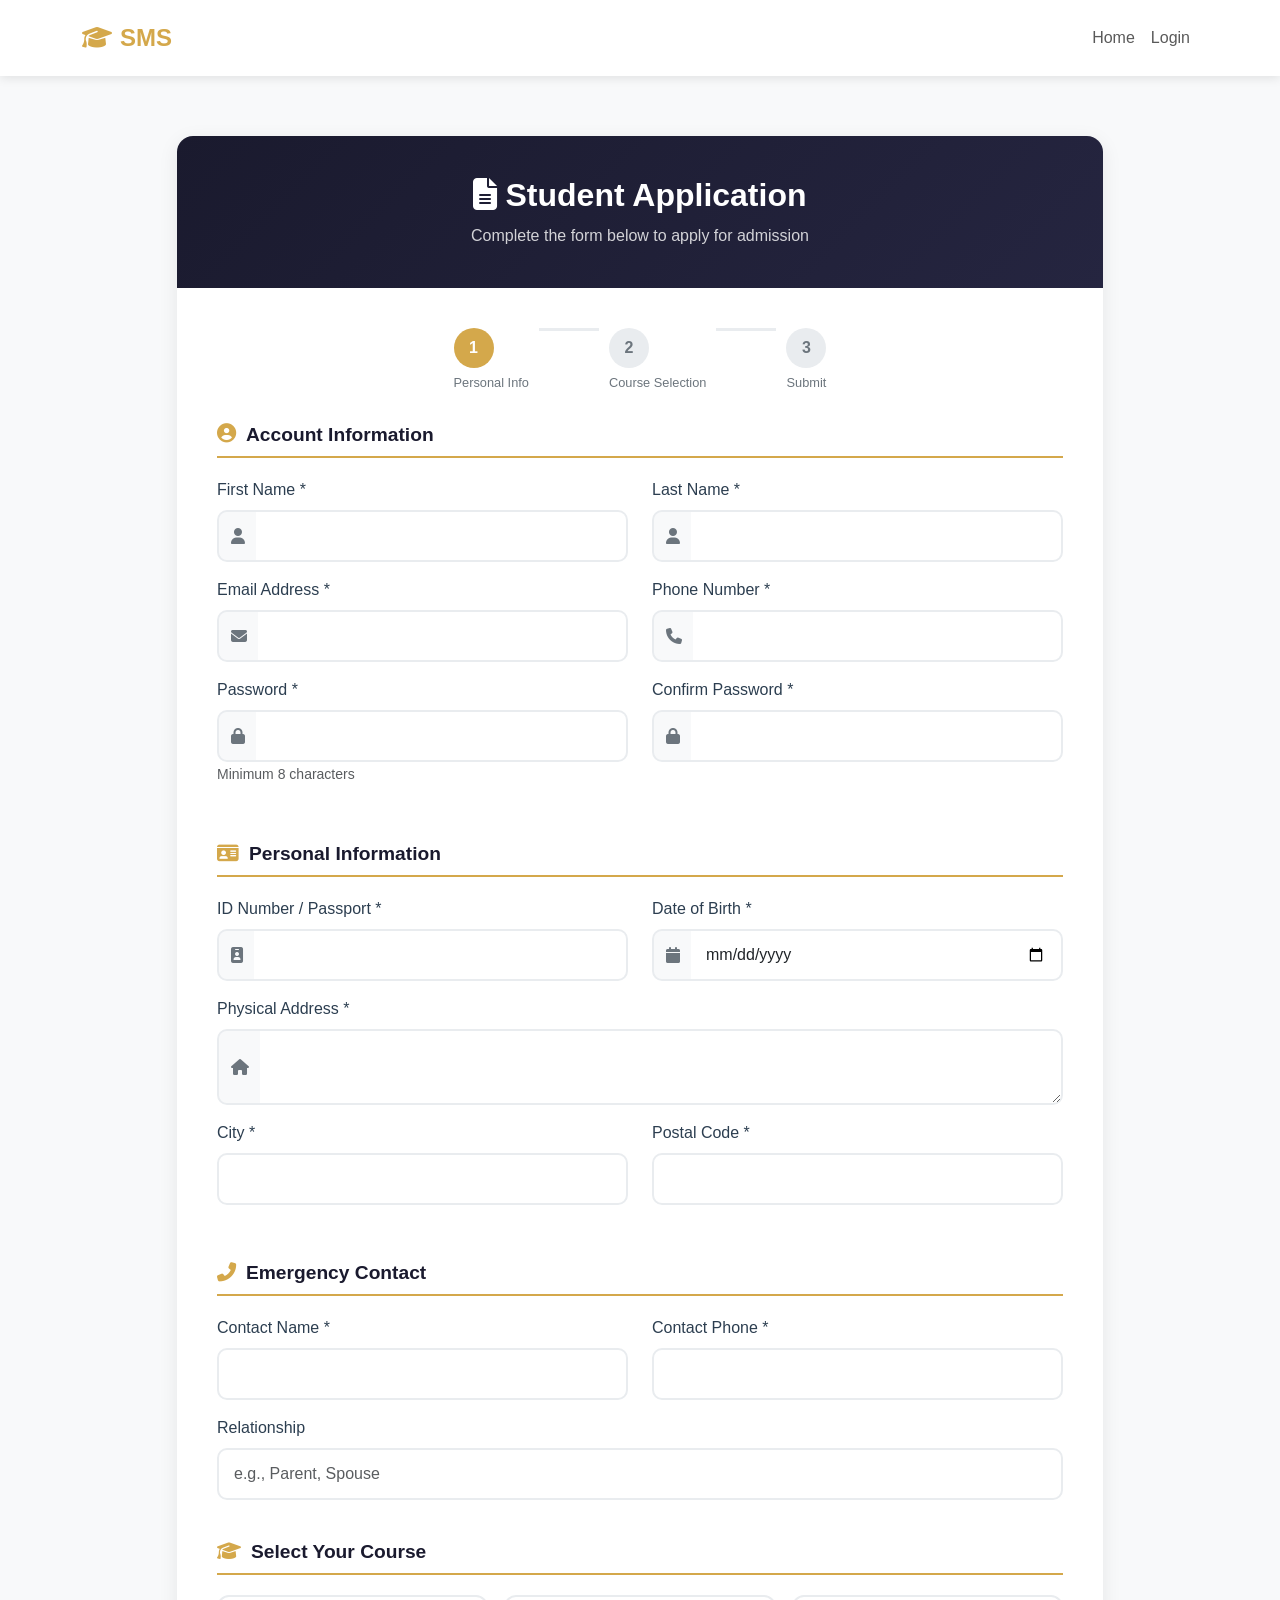
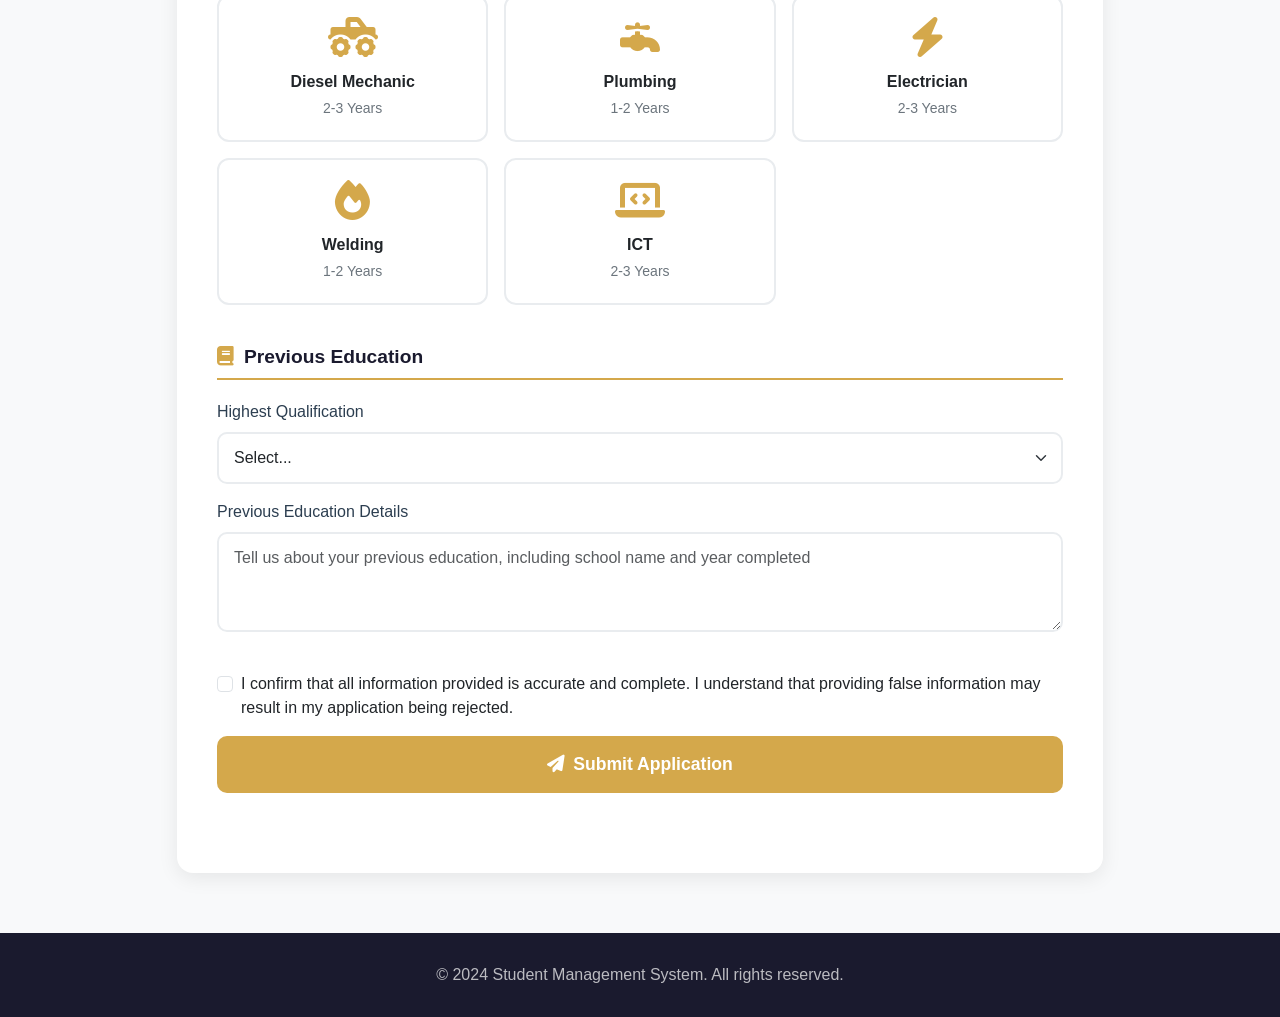
<file: MVP Student Management System/sms-system/frontend/templates/apply.html>
<!DOCTYPE html>
<html lang="en">
<head>
    <meta charset="UTF-8">
    <meta name="viewport" content="width=device-width, initial-scale=1.0">
    <title>Apply - Student Management System</title>
    <link href="https://cdn.jsdelivr.net/npm/bootstrap@5.3.0/dist/css/bootstrap.min.css" rel="stylesheet">
    <link rel="stylesheet" href="https://cdnjs.cloudflare.com/ajax/libs/font-awesome/6.4.0/css/all.min.css">
    <style>
        :root {
            --primary-color: #D4A84B;
            --primary-dark: #B8943F;
            --secondary-color: #1A1A2E;
            --accent-color: #252540;
        }
        
        body {
            font-family: 'Segoe UI', -apple-system, BlinkMacSystemFont, sans-serif;
            background: #F8F9FA;
        }
        
        /* Navbar */
        .navbar {
            background: white;
            box-shadow: 0 2px 10px rgba(0,0,0,0.1);
            padding: 15px 0;
        }
        
        .navbar-brand {
            font-size: 1.5rem;
            font-weight: 700;
            color: var(--primary-color) !important;
        }
        
        /* Application Form */
        .application-section {
            padding: 60px 0;
        }
        
        .form-card {
            background: white;
            border-radius: 16px;
            box-shadow: 0 5px 20px rgba(0,0,0,0.08);
            overflow: hidden;
        }
        
        .form-header {
            background: linear-gradient(135deg, var(--secondary-color) 0%, var(--accent-color) 100%);
            color: white;
            padding: 40px;
            text-align: center;
        }
        
        .form-header h1 {
            font-size: 2rem;
            font-weight: 700;
            margin-bottom: 10px;
        }
        
        .form-header p {
            opacity: 0.8;
            margin-bottom: 0;
        }
        
        .form-body {
            padding: 40px;
        }
        
        .form-section {
            margin-bottom: 40px;
        }
        
        .form-section-title {
            font-size: 1.2rem;
            font-weight: 600;
            color: var(--secondary-color);
            margin-bottom: 20px;
            padding-bottom: 10px;
            border-bottom: 2px solid var(--primary-color);
            display: flex;
            align-items: center;
            gap: 10px;
        }
        
        .form-section-title i {
            color: var(--primary-color);
        }
        
        .form-label {
            font-weight: 500;
            color: #2C3E50;
            margin-bottom: 8px;
        }
        
        .form-control, .form-select {
            border: 2px solid #E9ECEF;
            border-radius: 10px;
            padding: 12px 15px;
            font-size: 1rem;
            transition: all 0.3s;
        }
        
        .form-control:focus, .form-select:focus {
            border-color: var(--primary-color);
            box-shadow: 0 0 0 0.2rem rgba(212, 168, 75, 0.25);
        }
        
        .input-group-text {
            background: #F8F9FA;
            border: 2px solid #E9ECEF;
            border-right: none;
            border-radius: 10px 0 0 10px;
            color: #6C757D;
        }
        
        .input-group .form-control {
            border-left: none;
            border-radius: 0 10px 10px 0;
        }
        
        .btn-primary-custom {
            background: var(--primary-color);
            color: white;
            border: none;
            padding: 15px 40px;
            border-radius: 10px;
            font-weight: 600;
            font-size: 1.1rem;
            transition: all 0.3s;
            width: 100%;
        }
        
        .btn-primary-custom:hover {
            background: var(--primary-dark);
            color: white;
            transform: translateY(-2px);
        }
        
        .btn-primary-custom:disabled {
            opacity: 0.7;
            cursor: not-allowed;
            transform: none;
        }
        
        .sector-card {
            border: 2px solid #E9ECEF;
            border-radius: 12px;
            padding: 20px;
            text-align: center;
            cursor: pointer;
            transition: all 0.3s;
            height: 100%;
        }
        
        .sector-card:hover {
            border-color: var(--primary-color);
            background: rgba(212, 168, 75, 0.05);
        }
        
        .sector-card.selected {
            border-color: var(--primary-color);
            background: rgba(212, 168, 75, 0.1);
        }
        
        .sector-card i {
            font-size: 2.5rem;
            margin-bottom: 15px;
            color: var(--primary-color);
        }
        
        .sector-card h5 {
            font-size: 1rem;
            font-weight: 600;
            margin-bottom: 5px;
        }
        
        .sector-card small {
            color: #6C757D;
        }
        
        .progress-steps {
            display: flex;
            justify-content: center;
            margin-bottom: 30px;
        }
        
        .step {
            display: flex;
            align-items: center;
        }
        
        .step-number {
            width: 40px;
            height: 40px;
            border-radius: 50%;
            background: #E9ECEF;
            color: #6C757D;
            display: flex;
            align-items: center;
            justify-content: center;
            font-weight: 600;
        }
        
        .step.active .step-number {
            background: var(--primary-color);
            color: white;
        }
        
        .step.completed .step-number {
            background: #28A745;
            color: white;
        }
        
        .step-line {
            width: 60px;
            height: 3px;
            background: #E9ECEF;
            margin: 0 10px;
        }
        
        .step.completed + .step .step-line,
        .step.active .step-line {
            background: var(--primary-color);
        }
        
        .step-label {
            font-size: 0.8rem;
            color: #6C757D;
            margin-top: 5px;
            text-align: center;
        }
        
        .alert {
            border-radius: 10px;
            border: none;
        }
        
        /* Footer */
        footer {
            background: var(--secondary-color);
            color: white;
            padding: 30px 0;
            text-align: center;
        }
        
        footer p {
            margin: 0;
            opacity: 0.7;
        }
    </style>
</head>
<body>
    <!-- Navbar -->
    <nav class="navbar navbar-expand-lg">
        <div class="container">
            <a class="navbar-brand" href="index.html">
                <i class="fas fa-graduation-cap me-2"></i>SMS
            </a>
            <button class="navbar-toggler" type="button" data-bs-toggle="collapse" data-bs-target="#navbarNav">
                <span class="navbar-toggler-icon"></span>
            </button>
            <div class="collapse navbar-collapse" id="navbarNav">
                <ul class="navbar-nav ms-auto">
                    <li class="nav-item">
                        <a class="nav-link" href="index.html">Home</a>
                    </li>
                    <li class="nav-item">
                        <a class="nav-link" href="login.html">Login</a>
                    </li>
                </ul>
            </div>
        </div>
    </nav>

    <!-- Application Form -->
    <section class="application-section">
        <div class="container">
            <div class="row justify-content-center">
                <div class="col-lg-10">
                    <div class="form-card">
                        <div class="form-header">
                            <h1><i class="fas fa-file-alt me-2"></i>Student Application</h1>
                            <p>Complete the form below to apply for admission</p>
                        </div>
                        
                        <div class="form-body">
                            <!-- Progress Steps -->
                            <div class="progress-steps">
                                <div class="step active">
                                    <div>
                                        <div class="step-number">1</div>
                                        <div class="step-label">Personal Info</div>
                                    </div>
                                </div>
                                <div class="step-line"></div>
                                <div class="step">
                                    <div>
                                        <div class="step-number">2</div>
                                        <div class="step-label">Course Selection</div>
                                    </div>
                                </div>
                                <div class="step-line"></div>
                                <div class="step">
                                    <div>
                                        <div class="step-number">3</div>
                                        <div class="step-label">Submit</div>
                                    </div>
                                </div>
                            </div>
                            
                            <div id="alert-container"></div>
                            
                            <form id="application-form">
                                <!-- Account Information -->
                                <div class="form-section">
                                    <h3 class="form-section-title">
                                        <i class="fas fa-user-circle"></i>
                                        Account Information
                                    </h3>
                                    <div class="row">
                                        <div class="col-md-6 mb-3">
                                            <label class="form-label">First Name *</label>
                                            <div class="input-group">
                                                <span class="input-group-text"><i class="fas fa-user"></i></span>
                                                <input type="text" class="form-control" name="first_name" required>
                                            </div>
                                        </div>
                                        <div class="col-md-6 mb-3">
                                            <label class="form-label">Last Name *</label>
                                            <div class="input-group">
                                                <span class="input-group-text"><i class="fas fa-user"></i></span>
                                                <input type="text" class="form-control" name="last_name" required>
                                            </div>
                                        </div>
                                    </div>
                                    <div class="row">
                                        <div class="col-md-6 mb-3">
                                            <label class="form-label">Email Address *</label>
                                            <div class="input-group">
                                                <span class="input-group-text"><i class="fas fa-envelope"></i></span>
                                                <input type="email" class="form-control" name="email" required>
                                            </div>
                                        </div>
                                        <div class="col-md-6 mb-3">
                                            <label class="form-label">Phone Number *</label>
                                            <div class="input-group">
                                                <span class="input-group-text"><i class="fas fa-phone"></i></span>
                                                <input type="tel" class="form-control" name="phone" required>
                                            </div>
                                        </div>
                                    </div>
                                    <div class="row">
                                        <div class="col-md-6 mb-3">
                                            <label class="form-label">Password *</label>
                                            <div class="input-group">
                                                <span class="input-group-text"><i class="fas fa-lock"></i></span>
                                                <input type="password" class="form-control" name="password" required minlength="8">
                                            </div>
                                            <small class="text-muted">Minimum 8 characters</small>
                                        </div>
                                        <div class="col-md-6 mb-3">
                                            <label class="form-label">Confirm Password *</label>
                                            <div class="input-group">
                                                <span class="input-group-text"><i class="fas fa-lock"></i></span>
                                                <input type="password" class="form-control" name="confirm_password" required>
                                            </div>
                                        </div>
                                    </div>
                                </div>
                                
                                <!-- Personal Information -->
                                <div class="form-section">
                                    <h3 class="form-section-title">
                                        <i class="fas fa-id-card"></i>
                                        Personal Information
                                    </h3>
                                    <div class="row">
                                        <div class="col-md-6 mb-3">
                                            <label class="form-label">ID Number / Passport *</label>
                                            <div class="input-group">
                                                <span class="input-group-text"><i class="fas fa-id-badge"></i></span>
                                                <input type="text" class="form-control" name="id_number" required>
                                            </div>
                                        </div>
                                        <div class="col-md-6 mb-3">
                                            <label class="form-label">Date of Birth *</label>
                                            <div class="input-group">
                                                <span class="input-group-text"><i class="fas fa-calendar"></i></span>
                                                <input type="date" class="form-control" name="date_of_birth" required>
                                            </div>
                                        </div>
                                    </div>
                                    <div class="mb-3">
                                        <label class="form-label">Physical Address *</label>
                                        <div class="input-group">
                                            <span class="input-group-text"><i class="fas fa-home"></i></span>
                                            <textarea class="form-control" name="address" rows="2" required></textarea>
                                        </div>
                                    </div>
                                    <div class="row">
                                        <div class="col-md-6 mb-3">
                                            <label class="form-label">City *</label>
                                            <input type="text" class="form-control" name="city" required>
                                        </div>
                                        <div class="col-md-6 mb-3">
                                            <label class="form-label">Postal Code *</label>
                                            <input type="text" class="form-control" name="postal_code" required>
                                        </div>
                                    </div>
                                </div>
                                
                                <!-- Emergency Contact -->
                                <div class="form-section">
                                    <h3 class="form-section-title">
                                        <i class="fas fa-phone-alt"></i>
                                        Emergency Contact
                                    </h3>
                                    <div class="row">
                                        <div class="col-md-6 mb-3">
                                            <label class="form-label">Contact Name *</label>
                                            <input type="text" class="form-control" name="emergency_contact_name" required>
                                        </div>
                                        <div class="col-md-6 mb-3">
                                            <label class="form-label">Contact Phone *</label>
                                            <input type="tel" class="form-control" name="emergency_contact_phone" required>
                                        </div>
                                    </div>
                                    <div class="mb-3">
                                        <label class="form-label">Relationship</label>
                                        <input type="text" class="form-control" name="emergency_contact_relationship" placeholder="e.g., Parent, Spouse">
                                    </div>
                                </div>
                                
                                <!-- Course Selection -->
                                <div class="form-section">
                                    <h3 class="form-section-title">
                                        <i class="fas fa-graduation-cap"></i>
                                        Select Your Course
                                    </h3>
                                    <div class="row g-3">
                                        <div class="col-md-4">
                                            <div class="sector-card" data-sector="diesel_mechanic">
                                                <i class="fas fa-truck-monster"></i>
                                                <h5>Diesel Mechanic</h5>
                                                <small>2-3 Years</small>
                                            </div>
                                        </div>
                                        <div class="col-md-4">
                                            <div class="sector-card" data-sector="plumbing">
                                                <i class="fas fa-faucet"></i>
                                                <h5>Plumbing</h5>
                                                <small>1-2 Years</small>
                                            </div>
                                        </div>
                                        <div class="col-md-4">
                                            <div class="sector-card" data-sector="electrician">
                                                <i class="fas fa-bolt"></i>
                                                <h5>Electrician</h5>
                                                <small>2-3 Years</small>
                                            </div>
                                        </div>
                                        <div class="col-md-4">
                                            <div class="sector-card" data-sector="welding">
                                                <i class="fas fa-fire"></i>
                                                <h5>Welding</h5>
                                                <small>1-2 Years</small>
                                            </div>
                                        </div>
                                        <div class="col-md-4">
                                            <div class="sector-card" data-sector="ict">
                                                <i class="fas fa-laptop-code"></i>
                                                <h5>ICT</h5>
                                                <small>2-3 Years</small>
                                            </div>
                                        </div>
                                    </div>
                                    <input type="hidden" name="sector" id="selected-sector" required>
                                </div>
                                
                                <!-- Previous Education -->
                                <div class="form-section">
                                    <h3 class="form-section-title">
                                        <i class="fas fa-book"></i>
                                        Previous Education
                                    </h3>
                                    <div class="mb-3">
                                        <label class="form-label">Highest Qualification</label>
                                        <select class="form-select" name="highest_qualification">
                                            <option value="">Select...</option>
                                            <option value="grade_9">Grade 9</option>
                                            <option value="grade_10">Grade 10</option>
                                            <option value="grade_11">Grade 11</option>
                                            <option value="grade_12">Grade 12 / Matric</option>
                                            <option value="certificate">Certificate</option>
                                            <option value="diploma">Diploma</option>
                                        </select>
                                    </div>
                                    <div class="mb-3">
                                        <label class="form-label">Previous Education Details</label>
                                        <textarea class="form-control" name="previous_education" rows="3" 
                                            placeholder="Tell us about your previous education, including school name and year completed"></textarea>
                                    </div>
                                </div>
                                
                                <!-- Submit -->
                                <div class="form-section">
                                    <div class="form-check mb-3">
                                        <input class="form-check-input" type="checkbox" id="terms" required>
                                        <label class="form-check-label" for="terms">
                                            I confirm that all information provided is accurate and complete. 
                                            I understand that providing false information may result in my application being rejected.
                                        </label>
                                    </div>
                                    <button type="submit" class="btn btn-primary-custom" id="submit-btn">
                                        <i class="fas fa-paper-plane me-2"></i>Submit Application
                                    </button>
                                </div>
                            </form>
                        </div>
                    </div>
                </div>
            </div>
        </div>
    </section>

    <!-- Footer -->
    <footer>
        <div class="container">
            <p>&copy; 2024 Student Management System. All rights reserved.</p>
        </div>
    </footer>

    <script src="https://cdn.jsdelivr.net/npm/bootstrap@5.3.0/dist/js/bootstrap.bundle.min.js"></script>
    <script src="../static/js/app.js"></script>
    <script>
        // Sector selection
        document.querySelectorAll('.sector-card').forEach(card => {
            card.addEventListener('click', () => {
                document.querySelectorAll('.sector-card').forEach(c => c.classList.remove('selected'));
                card.classList.add('selected');
                document.getElementById('selected-sector').value = card.dataset.sector;
            });
        });
        
        // Pre-select sector from URL
        const urlParams = new URLSearchParams(window.location.search);
        const sector = urlParams.get('sector');
        if (sector) {
            const card = document.querySelector(`[data-sector="${sector}"]`);
            if (card) {
                card.click();
            }
        }
        
        // Form submission
        document.getElementById('application-form').addEventListener('submit', async (e) => {
            e.preventDefault();
            
            const formData = new FormData(e.target);
            const submitBtn = document.getElementById('submit-btn');
            
            // Validate passwords match
            if (formData.get('password') !== formData.get('confirm_password')) {
                showAlert('Passwords do not match', 'danger');
                return;
            }
            
            // Validate sector selected
            if (!document.getElementById('selected-sector').value) {
                showAlert('Please select a course', 'danger');
                return;
            }
            
            submitBtn.disabled = true;
            submitBtn.innerHTML = '<i class="fas fa-spinner fa-spin me-2"></i>Submitting...';
            
            try {
                // Step 1: Register user
                const registerResponse = await API.post('/auth/register', {
                    email: formData.get('email'),
                    password: formData.get('password'),
                    first_name: formData.get('first_name'),
                    last_name: formData.get('last_name'),
                    phone: formData.get('phone'),
                });
                
                if (registerResponse) {
                    // Store tokens
                    Auth.setTokens(registerResponse.access_token, registerResponse.refresh_token);
                    Auth.setUser(registerResponse.user);
                    
                    // Step 2: Submit application
                    const applicationResponse = await API.post('/students/application/submit', {
                        sector: document.getElementById('selected-sector').value,
                        id_number: formData.get('id_number'),
                        date_of_birth: formData.get('date_of_birth'),
                        address: formData.get('address'),
                        city: formData.get('city'),
                        postal_code: formData.get('postal_code'),
                        emergency_contact_name: formData.get('emergency_contact_name'),
                        emergency_contact_phone: formData.get('emergency_contact_phone'),
                        previous_education: formData.get('previous_education'),
                    });
                    
                    if (applicationResponse) {
                        showAlert('Application submitted successfully! Redirecting to your dashboard...', 'success');
                        
                        setTimeout(() => {
                            window.location.href = 'dashboard.html';
                        }, 2000);
                    }
                }
            } catch (error) {
                showAlert(error.message || 'Application failed. Please try again.', 'danger');
                submitBtn.disabled = false;
                submitBtn.innerHTML = '<i class="fas fa-paper-plane me-2"></i>Submit Application';
            }
        });
        
        function showAlert(message, type) {
            const container = document.getElementById('alert-container');
            container.innerHTML = `
                <div class="alert alert-${type} alert-dismissible fade show" role="alert">
                    ${message}
                    <button type="button" class="btn-close" data-bs-dismiss="alert"></button>
                </div>
            `;
        }
    </script>
</body>
</html>
</file>
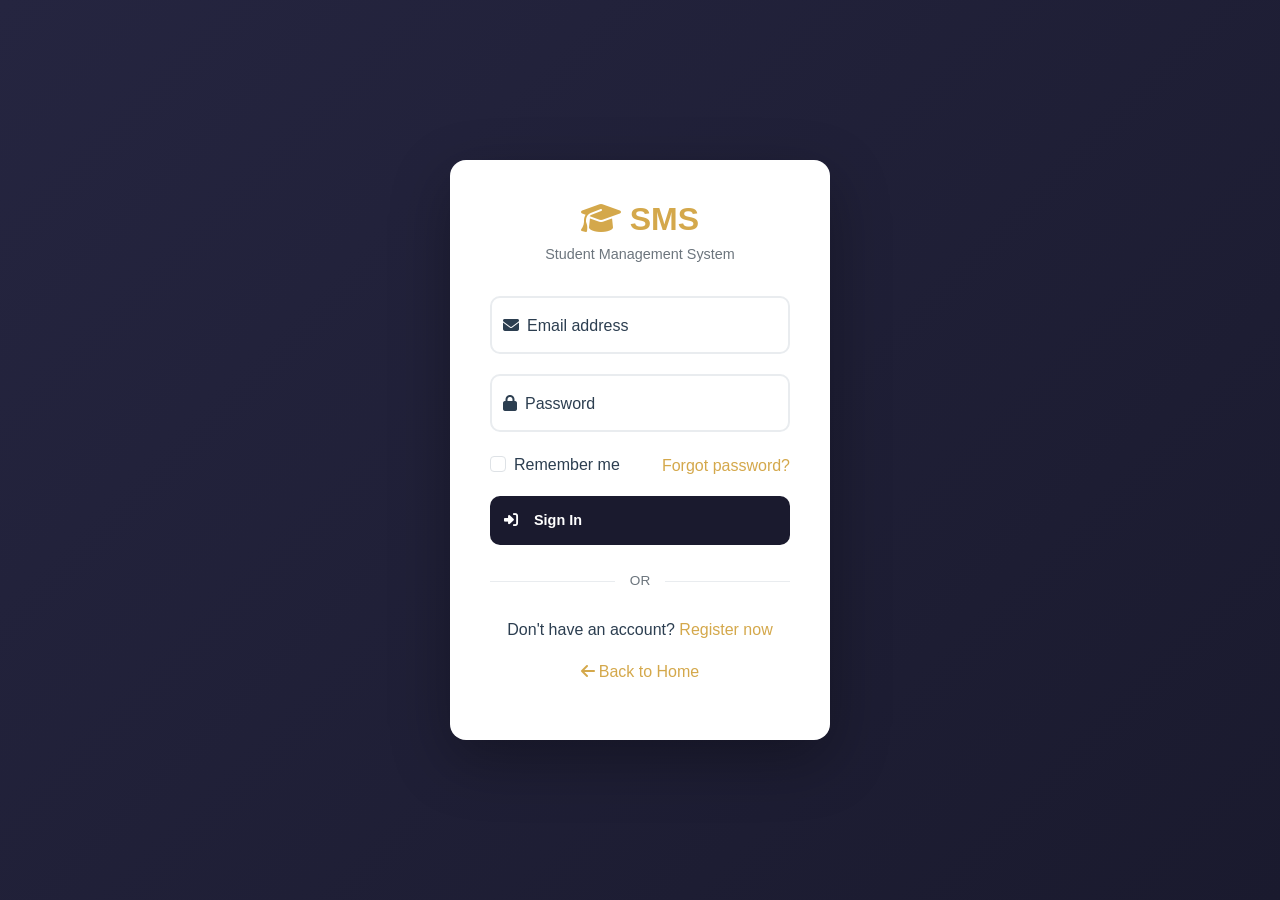
<file: MVP Student Management System/sms-system/frontend/templates/login.html>
<!DOCTYPE html>
<html lang="en">
<head>
    <meta charset="UTF-8">
    <meta name="viewport" content="width=device-width, initial-scale=1.0">
    <title>Login - Student Management System</title>
    <link href="https://cdn.jsdelivr.net/npm/bootstrap@5.3.0/dist/css/bootstrap.min.css" rel="stylesheet">
    <link rel="stylesheet" href="https://cdnjs.cloudflare.com/ajax/libs/font-awesome/6.4.0/css/all.min.css">
    <link rel="stylesheet" href="../static/css/main.css">
    <style>
        body {
            background: linear-gradient(135deg, #252540 0%, #1A1A2E 100%);
            min-height: 100vh;
            display: flex;
            align-items: center;
            justify-content: center;
        }
        
        .login-container {
            width: 100%;
            max-width: 420px;
            padding: 20px;
        }
        
        .login-card {
            background: white;
            border-radius: 16px;
            padding: 40px;
            box-shadow: 0 20px 60px rgba(0,0,0,0.3);
        }
        
        .login-logo {
            text-align: center;
            margin-bottom: 30px;
        }
        
        .login-logo h1 {
            color: #D4A84B;
            font-size: 2rem;
            font-weight: 700;
            margin-bottom: 5px;
        }
        
        .login-logo p {
            color: #6C757D;
            font-size: 0.9rem;
        }
        
        .form-floating {
            margin-bottom: 20px;
        }
        
        .form-floating input {
            border: 2px solid #E9ECEF;
            border-radius: 10px;
            height: 56px;
        }
        
        .form-floating input:focus {
            border-color: #D4A84B;
            box-shadow: 0 0 0 0.2rem rgba(212, 168, 75, 0.25);
        }
        
        .btn-login {
            background: #1A1A2E;
            color: white;
            border: none;
            border-radius: 10px;
            padding: 14px;
            font-weight: 600;
            width: 100%;
            transition: all 0.3s ease;
        }
        
        .btn-login:hover {
            background: #D4A84B;
            color: white;
        }
        
        .login-footer {
            text-align: center;
            margin-top: 25px;
        }
        
        .login-footer a {
            color: #D4A84B;
            text-decoration: none;
            font-weight: 500;
        }
        
        .login-footer a:hover {
            text-decoration: underline;
        }
        
        .divider {
            display: flex;
            align-items: center;
            margin: 25px 0;
        }
        
        .divider::before,
        .divider::after {
            content: '';
            flex: 1;
            height: 1px;
            background: #E9ECEF;
        }
        
        .divider span {
            padding: 0 15px;
            color: #6C757D;
            font-size: 0.85rem;
        }
        
        .alert {
            border-radius: 10px;
            border: none;
        }
    </style>
</head>
<body>
    <div class="login-container">
        <div class="login-card">
            <div class="login-logo">
                <h1><i class="fas fa-graduation-cap"></i> SMS</h1>
                <p>Student Management System</p>
            </div>
            
            <div id="alert-container"></div>
            
            <form id="login-form">
                <div class="form-floating">
                    <input type="email" class="form-control" id="email" placeholder="Email" required>
                    <label for="email"><i class="fas fa-envelope me-2"></i>Email address</label>
                </div>
                
                <div class="form-floating">
                    <input type="password" class="form-control" id="password" placeholder="Password" required>
                    <label for="password"><i class="fas fa-lock me-2"></i>Password</label>
                </div>
                
                <div class="d-flex justify-content-between align-items-center mb-3">
                    <div class="form-check">
                        <input class="form-check-input" type="checkbox" id="remember">
                        <label class="form-check-label" for="remember">Remember me</label>
                    </div>
                    <a href="#" class="text-decoration-none" style="color: #D4A84B;">Forgot password?</a>
                </div>
                
                <button type="submit" class="btn btn-login">
                    <i class="fas fa-sign-in-alt me-2"></i>Sign In
                </button>
            </form>
            
            <div class="divider">
                <span>OR</span>
            </div>
            
            <div class="login-footer">
                <p>Don't have an account? <a href="register.html">Register now</a></p>
                <p class="mt-2"><a href="index.html"><i class="fas fa-arrow-left me-1"></i>Back to Home</a></p>
            </div>
        </div>
    </div>

    <script src="../static/js/app.js"></script>
    <script>
        document.getElementById('login-form').addEventListener('submit', async (e) => {
            e.preventDefault();
            
            const email = document.getElementById('email').value;
            const password = document.getElementById('password').value;
            const submitBtn = e.target.querySelector('button[type="submit"]');
            
            submitBtn.disabled = true;
            submitBtn.innerHTML = '<i class="fas fa-spinner fa-spin me-2"></i>Signing in...';
            
            try {
                const response = await API.post('/auth/login', { email, password });
                
                if (response) {
                    Auth.setTokens(response.access_token, response.refresh_token);
                    Auth.setUser(response.user);
                    
                    showAlert('Login successful! Redirecting...', 'success');
                    
                    setTimeout(() => {
                        window.location.href = 'dashboard.html';
                    }, 1000);
                }
            } catch (error) {
                showAlert(error.message || 'Login failed. Please check your credentials.', 'danger');
            } finally {
                submitBtn.disabled = false;
                submitBtn.innerHTML = '<i class="fas fa-sign-in-alt me-2"></i>Sign In';
            }
        });
        
        function showAlert(message, type) {
            const container = document.getElementById('alert-container');
            container.innerHTML = `
                <div class="alert alert-${type} alert-dismissible fade show" role="alert">
                    ${message}
                    <button type="button" class="btn-close" data-bs-dismiss="alert"></button>
                </div>
            `;
        }
    </script>
</body>
</html>
</file>
<file: MVP Student Management System/sms-system/frontend/static/css/main.css>
/**
 * Student Management System - Main Stylesheet
 * 
 * Design inspired by the reference images:
 * - Left sidebar navigation with icons
 * - Gold (#D4A84B) accent color
 * - Clean card-based layouts
 * - Professional, modern typography
 */

/* CSS Variables */
:root {
    --primary-color: #D4A84B;
    --primary-dark: #B8943F;
    --primary-light: #E8C97A;
    --secondary-color: #2C3E50;
    --dark-bg: #1A1A2E;
    --sidebar-bg: #252540;
    --sidebar-active: #D4A84B;
    --content-bg: #F8F9FA;
    --card-bg: #FFFFFF;
    --text-dark: #2C3E50;
    --text-muted: #6C757D;
    --text-light: #FFFFFF;
    --border-color: #E9ECEF;
    --success-color: #28A745;
    --warning-color: #FFC107;
    --danger-color: #DC3545;
    --info-color: #17A2B8;
    --shadow-sm: 0 2px 4px rgba(0,0,0,0.1);
    --shadow-md: 0 4px 6px rgba(0,0,0,0.1);
    --shadow-lg: 0 10px 25px rgba(0,0,0,0.1);
    --border-radius: 8px;
    --border-radius-lg: 12px;
    --transition: all 0.3s ease;
}

/* Reset & Base */
* {
    margin: 0;
    padding: 0;
    box-sizing: border-box;
}

body {
    font-family: 'Segoe UI', -apple-system, BlinkMacSystemFont, 'Roboto', sans-serif;
    background-color: var(--content-bg);
    color: var(--text-dark);
    line-height: 1.6;
    min-height: 100vh;
}

/* Layout */
.app-container {
    display: flex;
    min-height: 100vh;
}

/* Sidebar */
.sidebar {
    width: 260px;
    background: var(--sidebar-bg);
    color: var(--text-light);
    position: fixed;
    height: 100vh;
    overflow-y: auto;
    z-index: 1000;
    transition: var(--transition);
}

.sidebar-header {
    padding: 20px;
    border-bottom: 1px solid rgba(255,255,255,0.1);
    text-align: center;
}

.logo {
    font-size: 1.5rem;
    font-weight: 700;
    color: var(--primary-color);
    text-decoration: none;
    display: flex;
    align-items: center;
    justify-content: center;
    gap: 10px;
}

.logo i {
    font-size: 1.8rem;
}

.logo-subtitle {
    font-size: 0.75rem;
    color: rgba(255,255,255,0.6);
    margin-top: 5px;
}

.sidebar-nav {
    padding: 15px 0;
}

.nav-section {
    margin-bottom: 20px;
}

.nav-section-title {
    font-size: 0.7rem;
    text-transform: uppercase;
    letter-spacing: 1px;
    color: rgba(255,255,255,0.4);
    padding: 0 20px;
    margin-bottom: 10px;
}

.nav-item {
    display: flex;
    align-items: center;
    padding: 12px 20px;
    color: rgba(255,255,255,0.8);
    text-decoration: none;
    transition: var(--transition);
    border-left: 3px solid transparent;
    cursor: pointer;
}

.nav-item:hover {
    background: rgba(255,255,255,0.05);
    color: var(--text-light);
}

.nav-item.active {
    background: rgba(212, 168, 75, 0.15);
    color: var(--primary-color);
    border-left-color: var(--primary-color);
}

.nav-item i {
    width: 24px;
    font-size: 1.1rem;
    margin-right: 12px;
    text-align: center;
}

.nav-item span {
    font-size: 0.9rem;
    font-weight: 500;
}

/* Main Content */
.main-content {
    flex: 1;
    margin-left: 260px;
    min-height: 100vh;
    display: flex;
    flex-direction: column;
}

/* Top Header */
.top-header {
    background: var(--card-bg);
    padding: 15px 30px;
    display: flex;
    justify-content: space-between;
    align-items: center;
    box-shadow: var(--shadow-sm);
    position: sticky;
    top: 0;
    z-index: 100;
}

.page-title {
    font-size: 1.5rem;
    font-weight: 600;
    color: var(--text-dark);
}

.header-actions {
    display: flex;
    align-items: center;
    gap: 20px;
}

.notification-btn {
    position: relative;
    background: none;
    border: none;
    font-size: 1.2rem;
    color: var(--text-muted);
    cursor: pointer;
    padding: 8px;
    border-radius: 50%;
    transition: var(--transition);
}

.notification-btn:hover {
    background: var(--content-bg);
    color: var(--primary-color);
}

.notification-badge {
    position: absolute;
    top: 2px;
    right: 2px;
    background: var(--danger-color);
    color: white;
    font-size: 0.65rem;
    padding: 2px 5px;
    border-radius: 10px;
    min-width: 18px;
    text-align: center;
}

.user-menu {
    display: flex;
    align-items: center;
    gap: 10px;
    cursor: pointer;
    padding: 5px 10px;
    border-radius: var(--border-radius);
    transition: var(--transition);
}

.user-menu:hover {
    background: var(--content-bg);
}

.user-avatar {
    width: 36px;
    height: 36px;
    border-radius: 50%;
    background: linear-gradient(135deg, var(--primary-color), var(--primary-dark));
    display: flex;
    align-items: center;
    justify-content: center;
    color: white;
    font-weight: 600;
    font-size: 0.9rem;
}

.user-info {
    text-align: right;
}

.user-name {
    font-size: 0.9rem;
    font-weight: 600;
    color: var(--text-dark);
}

.user-role {
    font-size: 0.75rem;
    color: var(--text-muted);
    text-transform: capitalize;
}

/* Content Area */
.content-area {
    flex: 1;
    padding: 30px;
}

/* Cards */
.card {
    background: var(--card-bg);
    border-radius: var(--border-radius-lg);
    box-shadow: var(--shadow-sm);
    border: none;
    margin-bottom: 20px;
    transition: var(--transition);
}

.card:hover {
    box-shadow: var(--shadow-md);
}

.card-header {
    padding: 20px 25px;
    border-bottom: 1px solid var(--border-color);
    display: flex;
    justify-content: space-between;
    align-items: center;
}

.card-title {
    font-size: 1.1rem;
    font-weight: 600;
    color: var(--text-dark);
    margin: 0;
}

.card-body {
    padding: 25px;
}

/* Stats Cards */
.stats-grid {
    display: grid;
    grid-template-columns: repeat(auto-fit, minmax(240px, 1fr));
    gap: 20px;
    margin-bottom: 30px;
}

.stat-card {
    background: var(--card-bg);
    border-radius: var(--border-radius-lg);
    padding: 25px;
    box-shadow: var(--shadow-sm);
    display: flex;
    align-items: center;
    gap: 20px;
    transition: var(--transition);
}

.stat-card:hover {
    transform: translateY(-3px);
    box-shadow: var(--shadow-md);
}

.stat-icon {
    width: 60px;
    height: 60px;
    border-radius: var(--border-radius);
    display: flex;
    align-items: center;
    justify-content: center;
    font-size: 1.5rem;
}

.stat-icon.primary {
    background: rgba(212, 168, 75, 0.15);
    color: var(--primary-color);
}

.stat-icon.success {
    background: rgba(40, 167, 69, 0.15);
    color: var(--success-color);
}

.stat-icon.info {
    background: rgba(23, 162, 184, 0.15);
    color: var(--info-color);
}

.stat-icon.warning {
    background: rgba(255, 193, 7, 0.15);
    color: var(--warning-color);
}

.stat-content {
    flex: 1;
}

.stat-value {
    font-size: 1.8rem;
    font-weight: 700;
    color: var(--text-dark);
    line-height: 1;
}

.stat-label {
    font-size: 0.85rem;
    color: var(--text-muted);
    margin-top: 5px;
}

/* Buttons */
.btn {
    padding: 10px 20px;
    border-radius: var(--border-radius);
    font-weight: 500;
    font-size: 0.9rem;
    transition: var(--transition);
    border: none;
    cursor: pointer;
    display: inline-flex;
    align-items: center;
    gap: 8px;
}

.btn-primary {
    background: var(--primary-color);
    color: white;
}

.btn-primary:hover {
    background: var(--primary-dark);
}

.btn-outline {
    background: transparent;
    border: 2px solid var(--border-color);
    color: var(--text-dark);
}

.btn-outline:hover {
    border-color: var(--primary-color);
    color: var(--primary-color);
}

.btn-sm {
    padding: 6px 12px;
    font-size: 0.8rem;
}

/* Forms */
.form-group {
    margin-bottom: 20px;
}

.form-label {
    display: block;
    font-size: 0.9rem;
    font-weight: 500;
    color: var(--text-dark);
    margin-bottom: 8px;
}

.form-control {
    width: 100%;
    padding: 12px 15px;
    border: 2px solid var(--border-color);
    border-radius: var(--border-radius);
    font-size: 0.95rem;
    transition: var(--transition);
}

.form-control:focus {
    outline: none;
    border-color: var(--primary-color);
}

/* Tables */
.table-container {
    overflow-x: auto;
}

.table {
    width: 100%;
    border-collapse: collapse;
}

.table th,
.table td {
    padding: 15px;
    text-align: left;
    border-bottom: 1px solid var(--border-color);
}

.table th {
    font-weight: 600;
    color: var(--text-muted);
    font-size: 0.8rem;
    text-transform: uppercase;
    letter-spacing: 0.5px;
}

.table tbody tr:hover {
    background: var(--content-bg);
}

/* Status Badges */
.badge {
    padding: 5px 12px;
    border-radius: 20px;
    font-size: 0.75rem;
    font-weight: 600;
    text-transform: uppercase;
}

.badge-success {
    background: rgba(40, 167, 69, 0.15);
    color: var(--success-color);
}

.badge-warning {
    background: rgba(255, 193, 7, 0.15);
    color: #856404;
}

.badge-danger {
    background: rgba(220, 53, 69, 0.15);
    color: var(--danger-color);
}

.badge-info {
    background: rgba(23, 162, 184, 0.15);
    color: var(--info-color);
}

.badge-primary {
    background: rgba(212, 168, 75, 0.15);
    color: var(--primary-color);
}

/* Progress Bar */
.progress {
    height: 8px;
    background: var(--border-color);
    border-radius: 4px;
    overflow: hidden;
}

.progress-bar {
    height: 100%;
    background: var(--primary-color);
    border-radius: 4px;
    transition: width 0.3s ease;
}

/* Login Page */
.login-page {
    min-height: 100vh;
    display: flex;
    align-items: center;
    justify-content: center;
    background: linear-gradient(135deg, var(--sidebar-bg) 0%, var(--dark-bg) 100%);
    padding: 20px;
}

.login-container {
    width: 100%;
    max-width: 420px;
}

.login-card {
    background: var(--card-bg);
    border-radius: var(--border-radius-lg);
    padding: 40px;
    box-shadow: var(--shadow-lg);
}

.login-logo {
    text-align: center;
    margin-bottom: 30px;
}

.login-logo h1 {
    color: var(--primary-color);
    font-size: 2rem;
    font-weight: 700;
}

.login-logo p {
    color: var(--text-muted);
    font-size: 0.9rem;
}

/* Public Pages */
.public-header {
    background: var(--card-bg);
    padding: 15px 30px;
    box-shadow: var(--shadow-sm);
    position: sticky;
    top: 0;
    z-index: 100;
}

.public-header .container {
    display: flex;
    justify-content: space-between;
    align-items: center;
    max-width: 1200px;
    margin: 0 auto;
}

.public-nav {
    display: flex;
    gap: 30px;
}

.public-nav a {
    color: var(--text-dark);
    text-decoration: none;
    font-weight: 500;
    transition: var(--transition);
}

.public-nav a:hover {
    color: var(--primary-color);
}

/* Hero Section */
.hero {
    background: linear-gradient(135deg, var(--sidebar-bg) 0%, var(--dark-bg) 100%);
    color: white;
    padding: 80px 30px;
    text-align: center;
}

.hero h1 {
    font-size: 3rem;
    font-weight: 700;
    margin-bottom: 20px;
}

.hero h1 span {
    color: var(--primary-color);
}

.hero p {
    font-size: 1.2rem;
    color: rgba(255,255,255,0.8);
    max-width: 600px;
    margin: 0 auto 30px;
}

/* Course Cards */
.course-grid {
    display: grid;
    grid-template-columns: repeat(auto-fit, minmax(300px, 1fr));
    gap: 25px;
}

.course-card {
    background: var(--card-bg);
    border-radius: var(--border-radius-lg);
    overflow: hidden;
    box-shadow: var(--shadow-sm);
    transition: var(--transition);
}

.course-card:hover {
    transform: translateY(-5px);
    box-shadow: var(--shadow-lg);
}

.course-header {
    padding: 20px 25px;
    background: var(--sidebar-bg);
    color: white;
}

.course-icon {
    width: 50px;
    height: 50px;
    background: var(--primary-color);
    border-radius: var(--border-radius);
    display: flex;
    align-items: center;
    justify-content: center;
    font-size: 1.5rem;
    margin-bottom: 15px;
}

.course-title {
    font-size: 1.2rem;
    font-weight: 600;
    margin-bottom: 5px;
}

.course-code {
    font-size: 0.85rem;
    color: rgba(255,255,255,0.7);
}

.course-body {
    padding: 20px 25px;
}

.course-meta {
    display: flex;
    gap: 20px;
    margin-bottom: 15px;
}

.course-meta-item {
    display: flex;
    align-items: center;
    gap: 8px;
    font-size: 0.85rem;
    color: var(--text-muted);
}

/* Responsive */
@media (max-width: 768px) {
    .sidebar {
        transform: translateX(-100%);
    }
    
    .sidebar.open {
        transform: translateX(0);
    }
    
    .main-content {
        margin-left: 0;
    }
    
    .stats-grid {
        grid-template-columns: 1fr;
    }
    
    .hero h1 {
        font-size: 2rem;
    }
    
    .top-header {
        padding: 15px 20px;
    }
    
    .content-area {
        padding: 20px;
    }
}

/* Animations */
@keyframes fadeIn {
    from {
        opacity: 0;
        transform: translateY(10px);
    }
    to {
        opacity: 1;
        transform: translateY(0);
    }
}

.fade-in {
    animation: fadeIn 0.3s ease;
}

/* Loading Spinner */
.spinner {
    width: 40px;
    height: 40px;
    border: 3px solid var(--border-color);
    border-top-color: var(--primary-color);
    border-radius: 50%;
    animation: spin 1s linear infinite;
}

@keyframes spin {
    to {
        transform: rotate(360deg);
    }
}

/* Toast Notifications */
.toast-container {
    position: fixed;
    top: 20px;
    right: 20px;
    z-index: 9999;
}

.toast {
    background: var(--card-bg);
    border-radius: var(--border-radius);
    padding: 15px 20px;
    margin-bottom: 10px;
    box-shadow: var(--shadow-lg);
    display: flex;
    align-items: center;
    gap: 12px;
    min-width: 300px;
    animation: slideIn 0.3s ease;
}

@keyframes slideIn {
    from {
        transform: translateX(100%);
        opacity: 0;
    }
    to {
        transform: translateX(0);
        opacity: 1;
    }
}

.toast.success {
    border-left: 4px solid var(--success-color);
}

.toast.error {
    border-left: 4px solid var(--danger-color);
}

.toast.warning {
    border-left: 4px solid var(--warning-color);
}

/* Empty State */
.empty-state {
    text-align: center;
    padding: 60px 20px;
}

.empty-state i {
    font-size: 4rem;
    color: var(--border-color);
    margin-bottom: 20px;
}

.empty-state h3 {
    color: var(--text-dark);
    margin-bottom: 10px;
}

.empty-state p {
    color: var(--text-muted);
}
</file>
